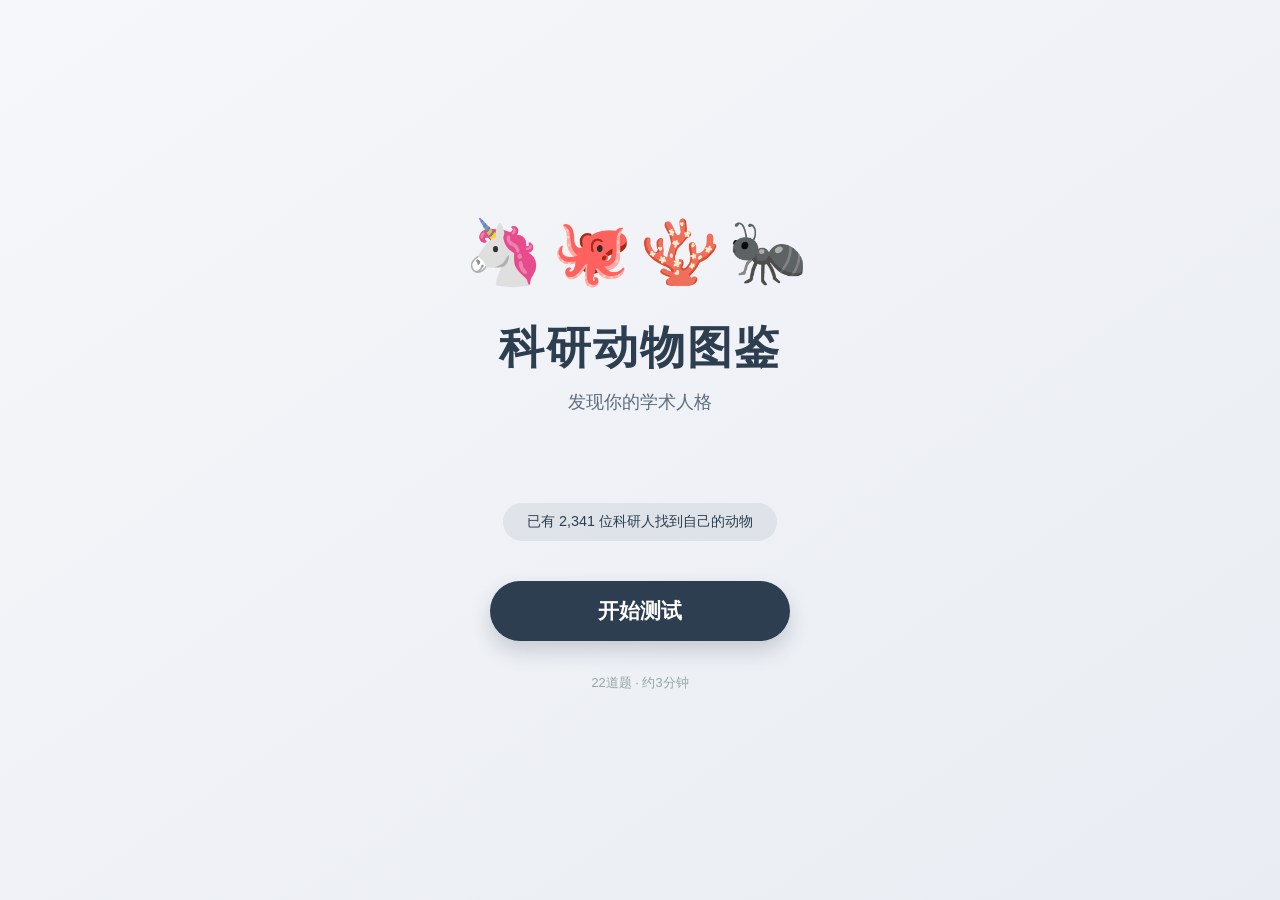
<file: index.html>
<!DOCTYPE html>
<html lang="zh-CN">
<head>
  <meta charset="UTF-8">
  <meta name="viewport" content="width=device-width, initial-scale=1.0, maximum-scale=1.0, user-scalable=no, viewport-fit=cover">
  <title>科研动物图鉴</title>
  <link rel="stylesheet" href="css/style.css">
  <style>
    /* 启动页特有样式 */
    .index-container {
      display: flex;
      flex-direction: column;
      align-items: center;
      justify-content: center;
      min-height: 100vh;
      padding: 2rem 1.5rem;
      text-align: center;
      background: linear-gradient(145deg, #f5f7fa 0%, #e9ecf2 100%);
    }
    .logo-area {
      margin-bottom: 2.5rem;
    }
    .animal-icons {
      font-size: 4rem;
      line-height: 1.4;
      letter-spacing: 8px;
      margin-bottom: 1rem;
    }
    h1 {
      font-size: 2.8rem;
      font-weight: 700;
      color: #2c3e50;
      margin-bottom: 0.5rem;
      letter-spacing: 2px;
    }
    .slogan {
      font-size: 1.1rem;
      color: #5d6d7e;
      margin-bottom: 3rem;
      font-weight: 400;
    }
    .test-count {
      background: rgba(44, 62, 80, 0.08);
      padding: 0.5rem 1.5rem;
      border-radius: 40px;
      font-size: 0.9rem;
      color: #2c3e50;
      margin-bottom: 2.5rem;
      display: inline-block;
    }
    .start-btn {
      background: #2c3e50;
      color: white;
      border: none;
      border-radius: 60px;
      padding: 1rem 3.5rem;
      font-size: 1.3rem;
      font-weight: 600;
      box-shadow: 0 10px 20px rgba(44, 62, 80, 0.2);
      cursor: pointer;
      transition: all 0.2s ease;
      width: 100%;
      max-width: 300px;
      margin-bottom: 2rem;
    }
    .start-btn:active {
      transform: scale(0.97);
      box-shadow: 0 5px 10px rgba(44, 62, 80, 0.2);
    }
    .footer-note {
      color: #95a5a6;
      font-size: 0.8rem;
    }
  </style>
</head>
<body>
  <div class="index-container">
    <div class="logo-area">
      <div class="animal-icons">🦄🐙🪸🐜</div>
      <h1>科研动物图鉴</h1>
      <div class="slogan">发现你的学术人格</div>
    </div>
    <div class="test-count">已有 2,341 位科研人找到自己的动物</div>
    <button class="start-btn" id="startBtn">开始测试</button>
    <div class="footer-note">22道题 · 约3分钟</div>
  </div>

  <script>
    document.getElementById('startBtn').addEventListener('click', function() {
      // 清空之前可能残留的答题结果
      localStorage.removeItem('testAnswers');
      localStorage.removeItem('testResult');
      window.location.href = 'test.html';
    });
  </script>
</body>
</html>
</file>
<file: css/style.css>
* {
  margin: 0;
  padding: 0;
  box-sizing: border-box;
}

body {
  font-family: -apple-system, BlinkMacSystemFont, "Segoe UI", Roboto, Helvetica, Arial, sans-serif;
  background: #f5f7fa;
  color: #2c3e50;
  line-height: 1.5;
  -webkit-font-smoothing: antialiased;
}

button {
  font-family: inherit;
  border: none;
  background: none;
  cursor: pointer;
}

/* 通用容器 */
.container {
  max-width: 600px;
  margin: 0 auto;
  padding: 1.5rem;
  min-height: 100vh;
}

/* 错误状态 */
.error-state {
  display: flex;
  flex-direction: column;
  align-items: center;
  justify-content: center;
  min-height: 80vh;
  text-align: center;
}
</file>
